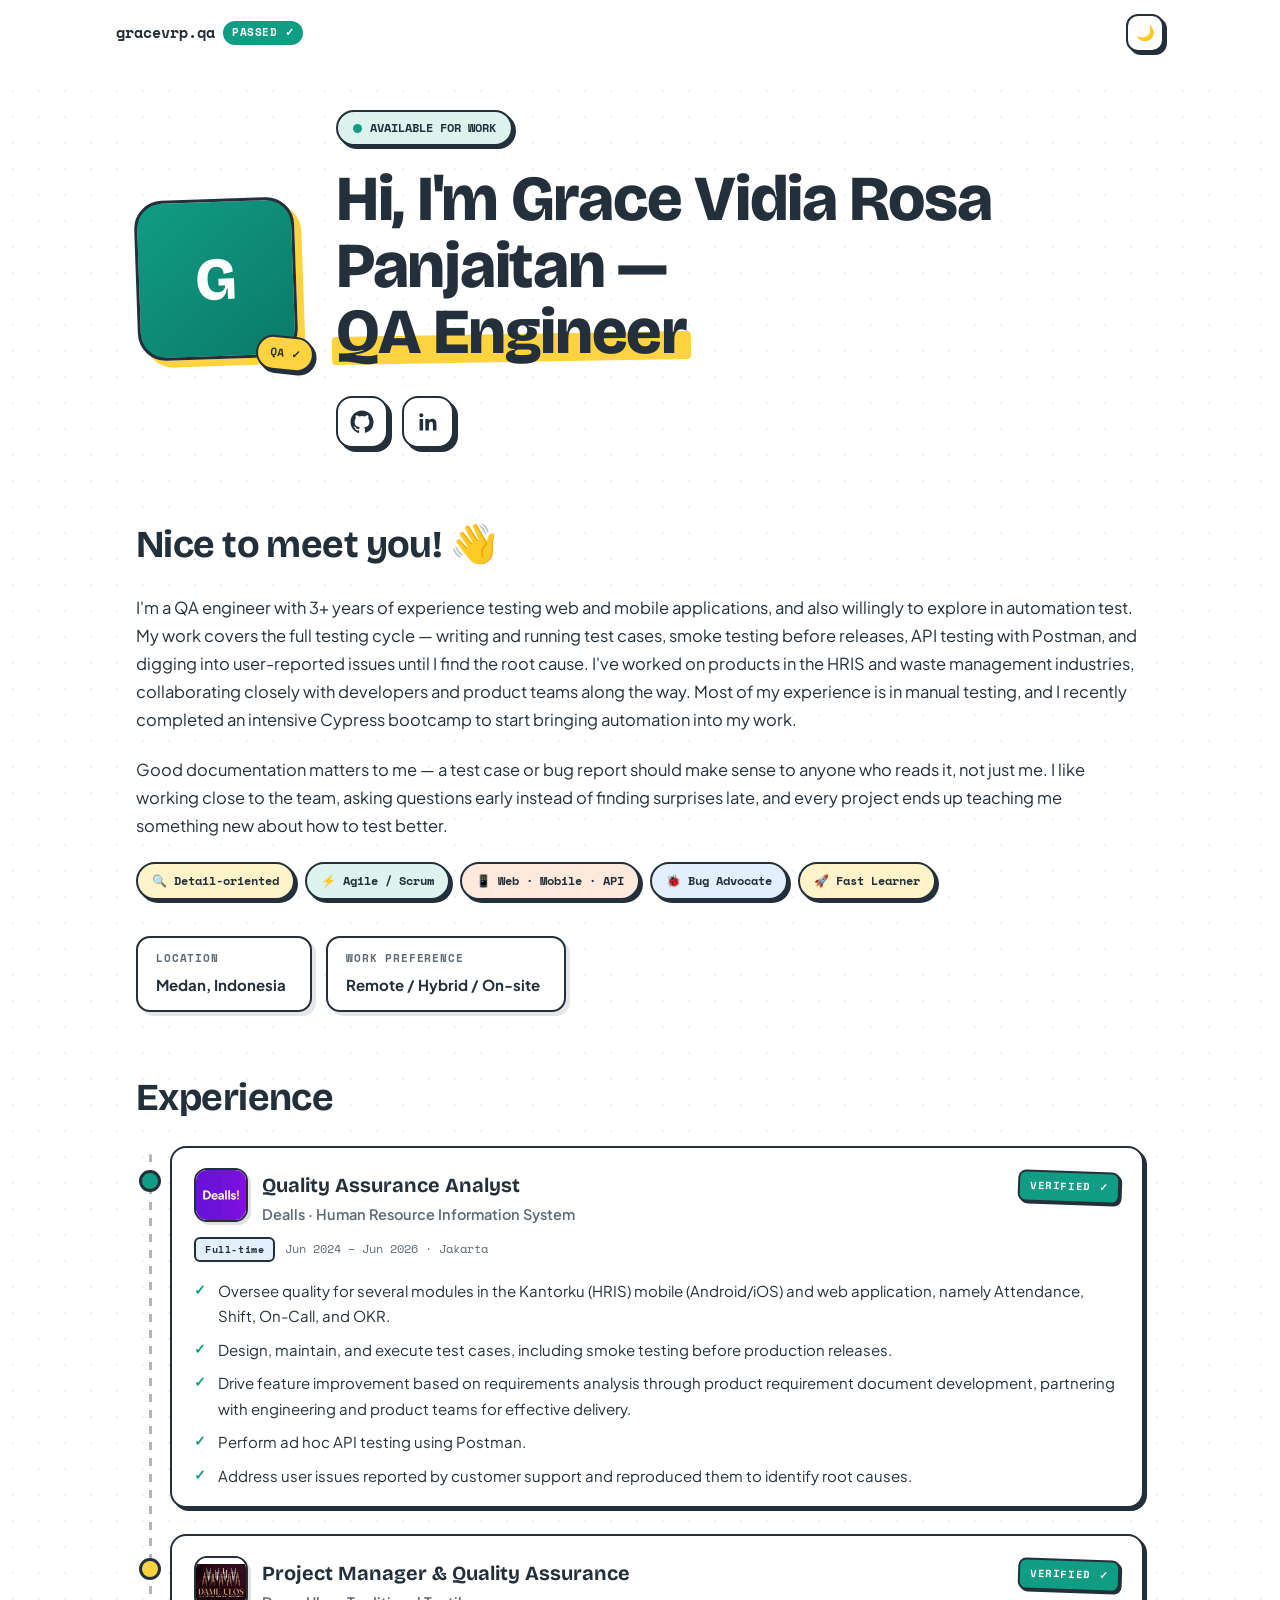
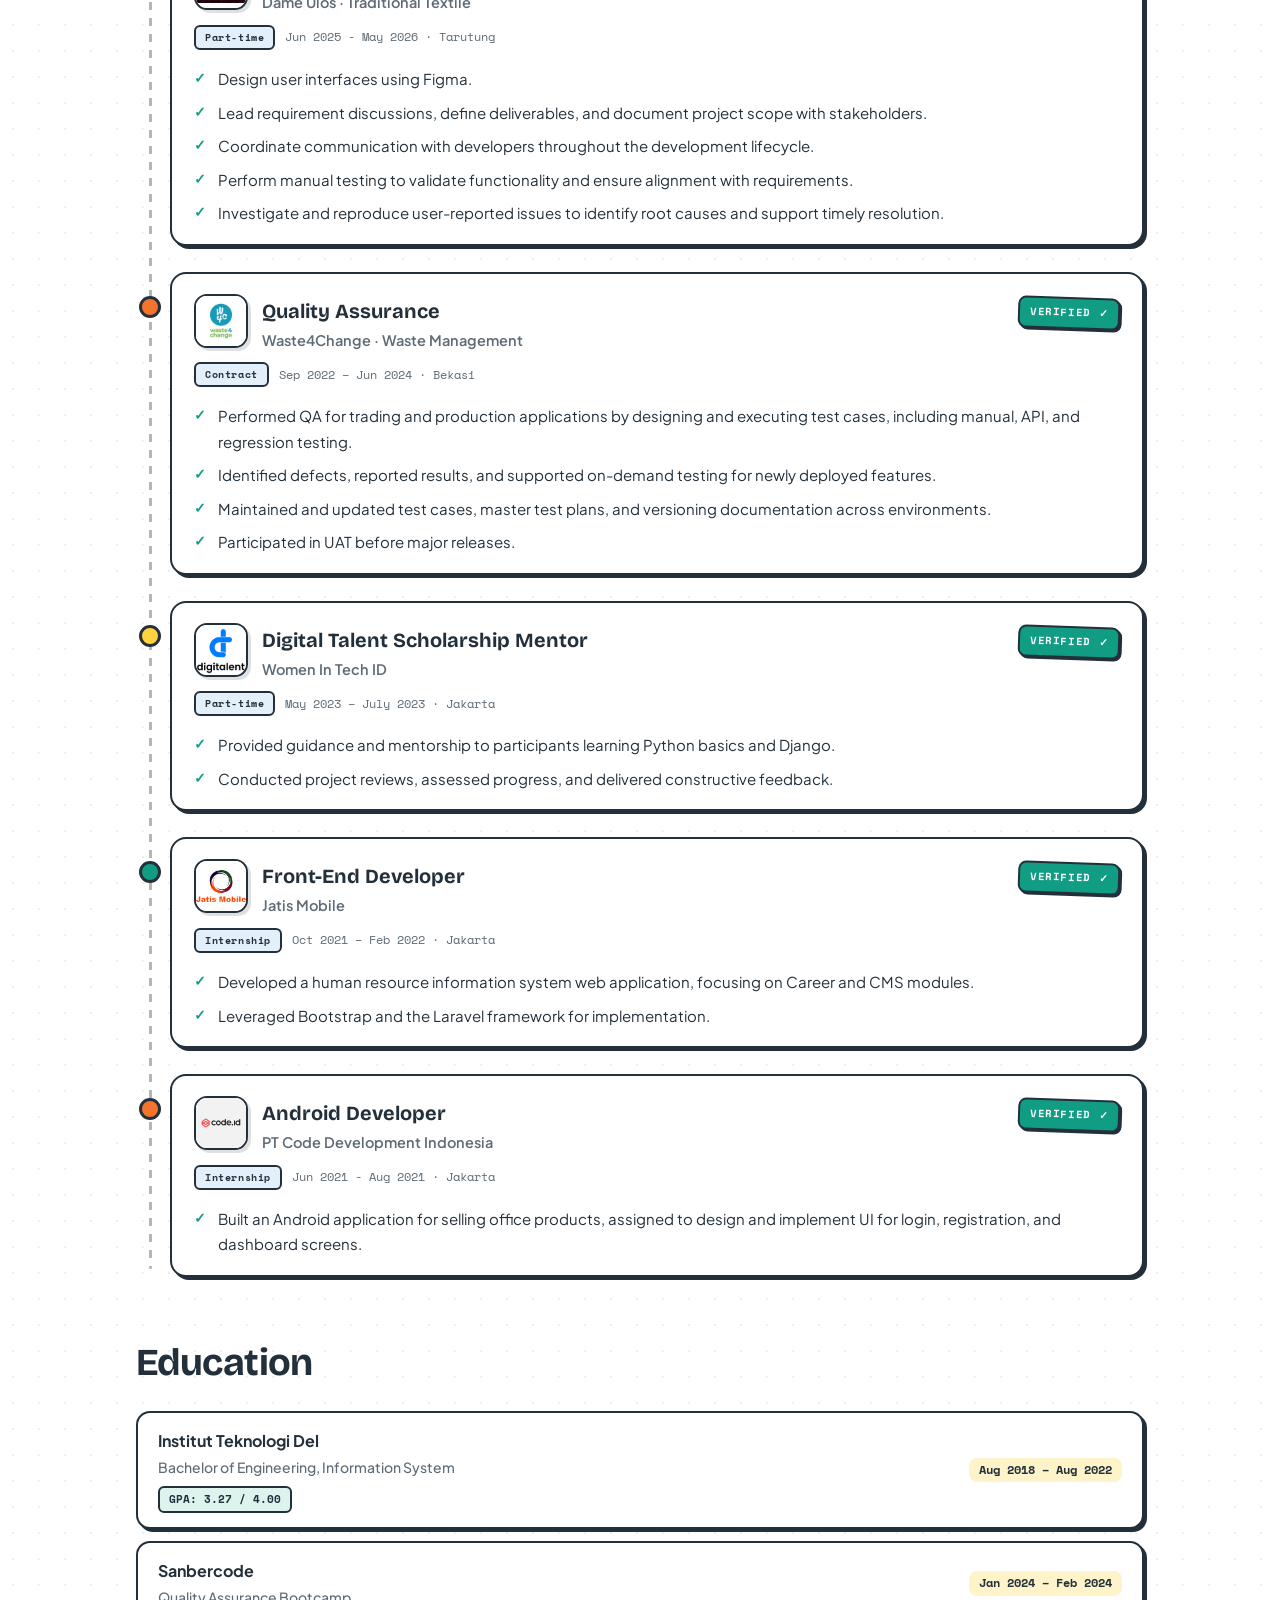
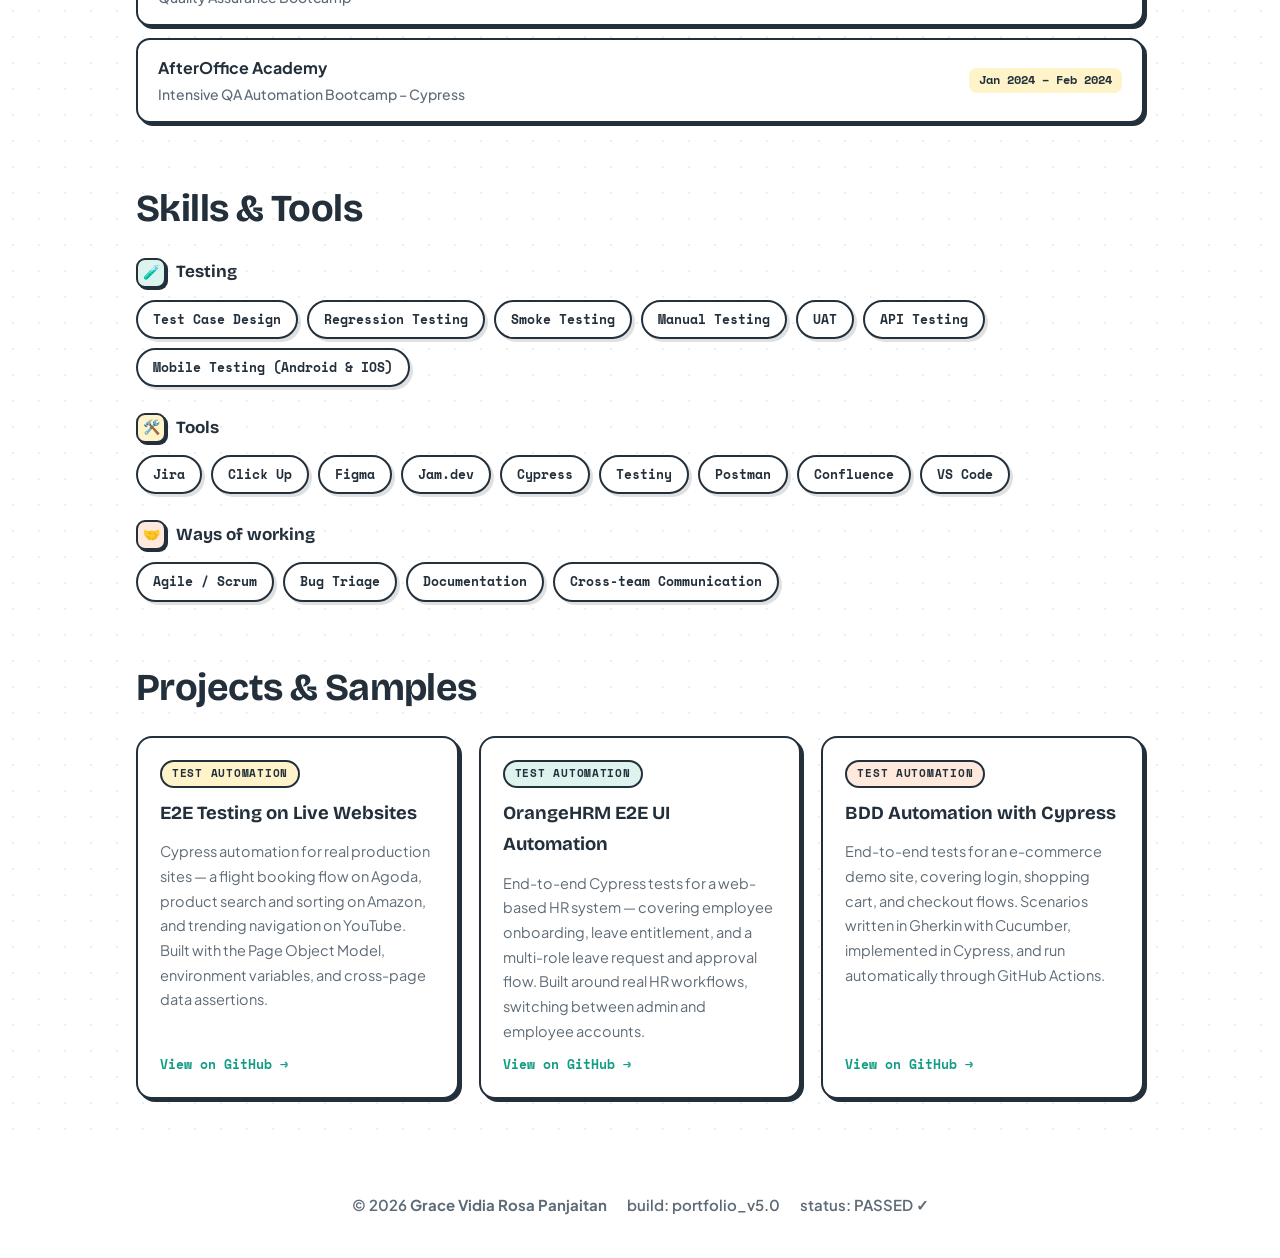
<file: index.html>
<!DOCTYPE html>
<html lang="en" data-theme="light">

<head>
  <meta charset="UTF-8">
  <meta name="viewport" content="width=device-width, initial-scale=1.0">
  <title>Grace Panjaitan | QA Portfolio</title>
  <link rel="preconnect" href="https://fonts.googleapis.com">
  <link rel="preconnect" href="https://fonts.gstatic.com" crossorigin>
  <link
    href="https://fonts.googleapis.com/css2?family=Bricolage+Grotesque:opsz,wght@12..96,600;12..96,700;12..96,800&family=Plus+Jakarta+Sans:wght@400;500;600;700&family=Space+Mono:wght@400;700&display=swap"
    rel="stylesheet">
  <link rel="icon" type="image/png" sizes="32x32" href="./img/favicon/favicon-32.png">
  <link rel="icon" type="image/png" sizes="16x16" href="./img/favicon/favicon-16.png">
  <link rel="apple-touch-icon" sizes="180x180" href="./img/favicon/apple-touch-icon.png">
  <link rel="stylesheet" href="styles.css">
</head>

<body>

  <div class="topbar">
    <div class="wrap topbar-inner">
      <a class="brand" href="#">gracevrp.qa <span class="chip">PASSED ✓</span></a>
      <div class="top-right">
        <!-- <nav class="menu" aria-label="Main navigation">
          <a href="#about">About</a>
          <a href="#experience">Experience</a>
          <a href="#skills">Skills</a>
          <a href="#projects">Projects</a>
          <a href="#contact">Contact</a>
        </nav> -->
        <button id="themeBtn" aria-label="Toggle light/dark mode">🌙</button>
      </div>
    </div>
  </div>

  <!-- ============ HERO ============ -->
  <header class="hero">
    <div class="wrap hero-grid">
      <div class="avatar-wrap">
        <div class="avatar" aria-hidden="true">
          <!-- Replace the letter below with your initial, or use a photo:-->
          <!--  <img src="./img/profile.jpeg" alt="G">-->
          G
        </div>
        <span class="sticker">QA ✓</span>
      </div>
      <div>
        <span class="status-pill"><span class="dot"></span>AVAILABLE FOR WORK</span>
        <h1>Hi, I'm Grace Vidia Rosa Panjaitan —<br><span class="hl">QA Engineer</span></h1>
        <div class="social-row">
          <a class="icon-btn" href="https://github.com/gracevrp?tab=repositories" target="_blank" rel="noopener"
            aria-label="GitHub">
            <svg viewBox="0 0 24 24" xmlns="http://www.w3.org/2000/svg">
              <path
                d="M12 .5C5.65.5.5 5.65.5 12c0 5.08 3.29 9.39 7.86 10.91.58.11.79-.25.79-.55 0-.27-.01-1.17-.02-2.12-3.2.7-3.87-1.36-3.87-1.36-.52-1.33-1.28-1.68-1.28-1.68-1.04-.71.08-.7.08-.7 1.15.08 1.76 1.19 1.76 1.19 1.03 1.75 2.69 1.25 3.34.95.1-.74.4-1.25.72-1.54-2.55-.29-5.23-1.28-5.23-5.68 0-1.26.45-2.28 1.19-3.09-.12-.29-.52-1.46.11-3.05 0 0 .97-.31 3.18 1.18a11.1 11.1 0 0 1 5.8 0c2.2-1.49 3.17-1.18 3.17-1.18.63 1.59.23 2.76.11 3.05.74.81 1.19 1.83 1.19 3.09 0 4.41-2.69 5.38-5.25 5.67.41.35.77 1.04.77 2.1 0 1.52-.01 2.74-.01 3.11 0 .3.2.66.8.55A10.52 10.52 0 0 0 23.5 12C23.5 5.65 18.35.5 12 .5z" />
            </svg>
          </a>
          <a class="icon-btn" href="https://www.linkedin.com/in/gracevidia/" target˛="_blank" rel="noopener"
            aria-label="LinkedIn">
            <svg viewBox="0 0 24 24" xmlns="http://www.w3.org/2000/svg">
              <path
                d="M20.45 20.45h-3.55v-5.57c0-1.33-.03-3.04-1.85-3.04-1.86 0-2.14 1.45-2.14 2.94v5.67H9.35V9h3.41v1.56h.05c.48-.9 1.64-1.85 3.37-1.85 3.6 0 4.27 2.37 4.27 5.46v6.28zM5.34 7.43a2.06 2.06 0 1 1 0-4.12 2.06 2.06 0 0 1 0 4.12zM7.12 20.45H3.56V9h3.56v11.45z" />
            </svg>
          </a>
        </div>
      </div>
    </div>
  </header>

  <!-- ============ ABOUT ============ -->
  <section id="about">
    <div class="wrap reveal">
      <h2>Nice to meet you! 👋</h2>
      <p class="about-text">
        I'm a QA engineer with 3+ years of experience testing web and mobile applications, and also willingly to explore
        in automation test. My work covers the full testing cycle — writing and running test cases, smoke testing before
        releases, API testing with Postman, and digging into user-reported issues until I find the root cause. I've
        worked on products in the HRIS and waste management industries, collaborating closely with developers and
        product teams along the way. Most of my experience is in manual testing, and I recently completed an intensive
        Cypress bootcamp to start bringing automation into my work.
      </p>
      <p class="about-text">
        Good documentation matters to me — a test case or bug report should make
        sense to anyone who reads it, not just me. I like working close to the team,
        asking questions early instead of finding surprises late, and every project
        ends up teaching me something new about how to test better.
      </p>
      <ul class="tags">
        <li>🔍 Detail-oriented</li>
        <li>⚡ Agile / Scrum</li>
        <li>📱 Web · Mobile · API</li>
        <li>🐞 Bug Advocate</li>
        <li>🚀 Fast Learner</li>
      </ul>

      <div class="info-grid">
        <div class="info-card">
          <div class="k">Location</div>
          <div class="v">Medan, Indonesia</div>
        </div>
        <div class="info-card">
          <div class="k">Work preference</div>
          <div class="v">Remote / Hybrid / On-site </div>
        </div>
      </div>
    </div>
  </section>

  <!-- ============ EXPERIENCE ============ -->
  <section id="experience">
    <div class="wrap reveal">
      <h2>Experience</h2>

      <!-- ============ Dealls ============ -->
      <div class="timeline">
        <article class="ticket">
          <div class="ticket-card">
            <div class="ticket-head">
              <div class="ticket-logo" aria-hidden="true">
                <img src="./img/company-logo/dealls-logo.jpeg" alt="Logo">
              </div>
              <div class="ticket-title">
                <h3>Quality Assurance Analyst</h3>
                <div class="org">Dealls · Human Resource Information System</div>
              </div>
              <span class="ticket-status">VERIFIED ✓</span>
            </div>
            <div class="ticket-period"><span class="emp-type">Full-time</span> Jun 2024 – Jun 2026 · Jakarta</div>
            <div class="ticket-body">
              <ul>
                <li>Oversee quality for several modules in the Kantorku (HRIS) mobile (Android/iOS) and web application,
                  namely Attendance, Shift, On-Call, and OKR.</li>
                <li>Design, maintain, and execute test cases, including smoke testing before production releases.
                </li>
                <li>Drive feature improvement based on requirements analysis through product requirement document
                  development, partnering with engineering and product teams for effective delivery.</li>
                <li>Perform ad hoc API testing using Postman.</li>
                <li>Address user issues reported by customer support and reproduced them to identify root causes.</li>
              </ul>
            </div>
            <!-- <div class="ticket-tools">
              <span>Jira</span><span>TestRail</span><span>Postman</span><span>SQL</span>
            </div> -->
          </div>
        </article>

        <!-- ============ DAME ULOS ============ -->
        <article class="ticket">
          <div class="ticket-card">
            <div class="ticket-head">
              <div class="ticket-logo" aria-hidden="true">
                <img src="./img/company-logo/dame-ulos-logo.png" alt="Logo">
              </div>
              <div class="ticket-title">
                <h3>Project Manager & Quality Assurance </h3>
                <div class="org">Dame Ulos · Traditional Textile</div>
              </div>
              <span class="ticket-status">VERIFIED ✓</span>
            </div>
            <div class="ticket-period"><span class="emp-type">Part-time</span> Jun 2025 - May 2026 · Tarutung</div>
            <div class="ticket-body">
              <ul>
                <li>Design user interfaces using Figma.</li>
                <li>Lead requirement discussions, define deliverables, and document project scope with stakeholders.
                </li>
                <li>Coordinate communication with developers throughout the development lifecycle.</li>
                <li>Perform manual testing to validate functionality and ensure alignment with requirements.</li>
                <li>Investigate and reproduce user-reported issues to identify root causes and support timely
                  resolution.</li>
              </ul>
            </div>
            <!-- <div class="ticket-tools">
              <span>Trello</span><span>Google Sheets</span><span>Postman</span>
            </div> -->
          </div>
        </article>

        <!-- ============ Waste4Change ============ -->
        <article class="ticket">
          <div class="ticket-card">
            <div class="ticket-head">
              <div class="ticket-logo" aria-hidden="true">
                <img src="./img/company-logo/W4C-logo.jpg" alt="Logo">
              </div>
              <div class="ticket-title">
                <h3>Quality Assurance </h3>
                <div class="org">Waste4Change · Waste Management</div>
              </div>
              <span class="ticket-status">VERIFIED ✓</span>
            </div>
            <div class="ticket-period"><span class="emp-type">Contract</span> Sep 2022 – Jun 2024 · Bekasi</div>
            <div class="ticket-body">
              <ul>
                <li>Performed QA for trading and production applications by designing and executing test cases,
                  including
                  manual, API, and regression testing.</li>
                <li>Identified defects, reported results, and supported on-demand testing for newly deployed features.
                </li>
                <li>Maintained and updated test cases, master test plans, and versioning documentation across
                  environments.</li>
                <li>Participated in UAT before major releases.</li>
              </ul>
            </div>
            <!-- <div class="ticket-tools">
              <span>Trello</span><span>Google Sheets</span><span>Postman</span>
            </div> -->
          </div>
        </article>

        <!-- ============ DIGITALENT ============ -->
        <article class="ticket">
          <div class="ticket-card">
            <div class="ticket-head">
              <div class="ticket-logo" aria-hidden="true">
                <img src="./img/company-logo/digitalent-logo.png" alt="Logo">
              </div>
              <div class="ticket-title">
                <h3>Digital Talent Scholarship Mentor</h3>
                <div class="org">Women In Tech ID</div>
              </div>
              <span class="ticket-status">VERIFIED ✓</span>
            </div>
            <div class="ticket-period"><span class="emp-type">Part-time</span> May 2023 – July 2023 · Jakarta</div>
            <div class="ticket-body">
              <ul>
                <li>Provided guidance and mentorship to participants learning Python basics and Django.</li>
                <li>Conducted project reviews, assessed progress, and delivered constructive feedback.</li>
              </ul>
            </div>
            <!-- <div class="ticket-tools">
              <span>Trello</span><span>Google Sheets</span><span>Postman</span>
            </div> -->
          </div>
        </article>

        <!-- ============ JATIS MOBILE ============ -->
        <article class="ticket">
          <div class="ticket-card">
            <div class="ticket-head">
              <div class="ticket-logo" aria-hidden="true">
                <img src="./img/company-logo/jatis-mobile-logo.png" alt="Logo">
              </div>
              <div class="ticket-title">
                <h3>Front-End Developer</h3>
                <div class="org">Jatis Mobile </div>
              </div>
              <span class="ticket-status">VERIFIED ✓</span>
            </div>
            <div class="ticket-period"><span class="emp-type">Internship</span> Oct 2021 – Feb 2022 · Jakarta</div>
            <div class="ticket-body">
              <ul>
                <li>Developed a human resource information system web application, focusing on Career and CMS modules.
                </li>
                <li>Leveraged Bootstrap and the Laravel framework for implementation.</li>
              </ul>
            </div>
            <!-- <div class="ticket-tools">
              <span>Trello</span><span>Google Sheets</span><span>Postman</span>
            </div> -->
          </div>
        </article>

        <!-- ============ CODE ID ============ -->
        <article class="ticket">
          <div class="ticket-card">
            <div class="ticket-head">
              <div class="ticket-logo" aria-hidden="true">
                <img src="./img/company-logo/code.id-logo.jpeg" alt="Logo">
              </div>
              <div class="ticket-title">
                <h3>Android Developer</h3>
                <div class="org">PT Code Development Indonesia</div>
              </div>
              <span class="ticket-status">VERIFIED ✓</span>
            </div>
            <div class="ticket-period"><span class="emp-type">Internship</span> Jun 2021 - Aug 2021 · Jakarta</div>
            <div class="ticket-body">
              <ul>
                <li>Built an Android application for selling office products, assigned to design and implement UI for
                  login,
                  registration, and dashboard screens.
                </li>
              </ul>
            </div>
            <!-- <div class="ticket-tools">
              <span>Trello</span><span>Google Sheets</span><span>Postman</span>
            </div> -->
          </div>
        </article>
      </div>
    </div>
  </section>

  <!-- ============ EDUCATION ============ -->
  <section id="education">
    <div class="wrap reveal">
      <h2>Education</h2>
      <ul class="plain-list">
        <li>
          <div class="edu-main">
            <strong>Institut Teknologi Del</strong>
            <div class="edu-sub">Bachelor of Engineering, Information System</div>
            <span class="edu-grade">GPA: 3.27 / 4.00</span>
          </div>
          <span class="meta">Aug 2018 – Aug 2022</span>
        </li>
        <!-- <li><span><strong>Quality Assurance Bootcamp</strong> — Sanbercode </span><span class="meta">Jan 2024 – Feb
            2024</span></li>
        <li><span><strong>Intensive QA Automation Bootcamp – Cypress</strong> — AfterOffice Academy </span><span
            class="meta">Apr 2025 – Jun 2025</span></li> -->
        <li>
          <div class="edu-main">
            <strong>Sanbercode</strong>
            <div class="edu-sub">Quality Assurance Bootcamp</div>
          </div>
          <span class="meta">Jan 2024 – Feb 2024</span>
        </li>
        <li>
          <div class="edu-main">
            <strong>AfterOffice Academy </strong>
            <div class="edu-sub">Intensive QA Automation Bootcamp – Cypress</div>
          </div>
          <span class="meta">Jan 2024 – Feb 2024</span>
        </li>
      </ul>
    </div>
  </section>

  <!-- ============ SKILLS ============ -->
  <section id="skills">
    <div class="wrap reveal">
      <h2>Skills &amp; Tools</h2>

      <div class="skill-group">
        <p class="g"><span class="ico">🧪</span>Testing</p>
        <ul class="skill-list">
          <li>Test Case Design</li>
          <li>Regression Testing</li>
          <li>Smoke Testing</li>
          <li>Manual Testing</li>
          <li>UAT</li>
          <li>API Testing</li>
          <li>Mobile Testing (Android & IOS)</li>
        </ul>
      </div>
      <div class="skill-group">
        <p class="g"><span class="ico">🛠️</span>Tools</p>
        <ul class="skill-list">
          <li>Jira</li>
          <li>Click Up</li>
          <li>Figma</li>
          <li>Jam.dev</li>
          <li>Cypress</li>
          <li>Testiny</li>
          <li>Postman</li>
          <li>Confluence</li>
          <li>VS Code</li>
        </ul>
      </div>
      <div class="skill-group">
        <p class="g"><span class="ico">🤝</span>Ways of working</p>
        <ul class="skill-list">
          <li>Agile / Scrum</li>
          <li>Bug Triage</li>
          <li>Documentation</li>
          <li>Cross-team Communication</li>
        </ul>
      </div>
    </div>
  </section>

  <!-- ============ PROJECTS ============ -->
  <section id="projects">
    <div class="wrap reveal">
      <h2>Projects &amp; Samples</h2>
      <div class="proj-grid">
        <article class="proj">
          <span class="ptype">TEST AUTOMATION</span>
          <h3>E2E Testing on Live Websites</h3>
          <p>Cypress automation for real production sites — a flight booking flow on
            Agoda, product search and sorting on Amazon, and trending navigation on
            YouTube. Built with the Page Object Model, environment variables, and
            cross-page data assertions.</p>
          <a href="https://github.com/gracepanjaitan/Final-Project" target="_blank" rel="noopener">View on GitHub →</a>
        </article>
        <article class="proj">
          <span class="ptype">TEST AUTOMATION</span>
          <h3>OrangeHRM E2E UI Automation</h3>
          <p>End-to-end Cypress tests for a web-based HR system — covering employee
            onboarding, leave entitlement, and a multi-role leave request and approval
            flow. Built around real HR workflows, switching between admin and employee accounts.</p>
          <a href="https://github.com/gracepanjaitan/UI-Testing-Cypress" target="_blank" rel="noopener">View on GitHub
            →</a>
        </article>
        <article class="proj">
          <span class="ptype">TEST AUTOMATION</span>
          <h3>BDD Automation with Cypress</h3>
          <p>End-to-end tests for an e-commerce demo site, covering login, shopping
            cart, and checkout flows. Scenarios written in Gherkin with Cucumber,
            implemented in Cypress, and run automatically through GitHub Actions.</p>
          <a href="https://github.com/gracepanjaitan/BDD-Cypress-Project" target="_blank" rel="noopener">View on GitHub
            →</a>
        </article>
      </div>
    </div>
  </section>

  <!-- ============ CONTACT ============ -->
  <footer id="contact">
    <div class="wrap reveal">
      <!-- <h2>Let's connect! ☕</h2>
      <p>Open to QA opportunities — if my work looks like a fit, I'd love to hear from you.<br>Always happy to walk you
        through my experience.</p>
      <div class="contact-row">
        <a class="btn" href="https://www.linkedin.com/in/gracevidia/" target="_blank" rel="noopener">LinkedIn</a>
      </div> -->
      <p class="foot-note">
        <span>© 2026 <span class="highlight">Grace Vidia Rosa Panjaitan</span></span>
        <span>build: portfolio_v5.0</span>
        <span>status: PASSED ✓</span>
      </p>
    </div>
  </footer>

  <script>
    // night mode toggle (defaults to light; does not auto-follow system preference)
    const btn = document.getElementById('themeBtn');
    const root = document.documentElement;
    btn.addEventListener('click', () => {
      const next = root.getAttribute('data-theme') === 'dark' ? 'light' : 'dark';
      root.setAttribute('data-theme', next);
      btn.textContent = next === 'dark' ? '☀️' : '🌙';
    });

    // scroll reveal
    const io = new IntersectionObserver(entries => {
      entries.forEach(e => { if (e.isIntersecting) { e.target.classList.add('in'); io.unobserve(e.target); } });
    }, { threshold: 0.1 });
    document.querySelectorAll('.reveal').forEach(el => io.observe(el));

    navigator.serviceWorker.register('/portofolio/sw.js');
  </script>
</body>

</html>
</file>
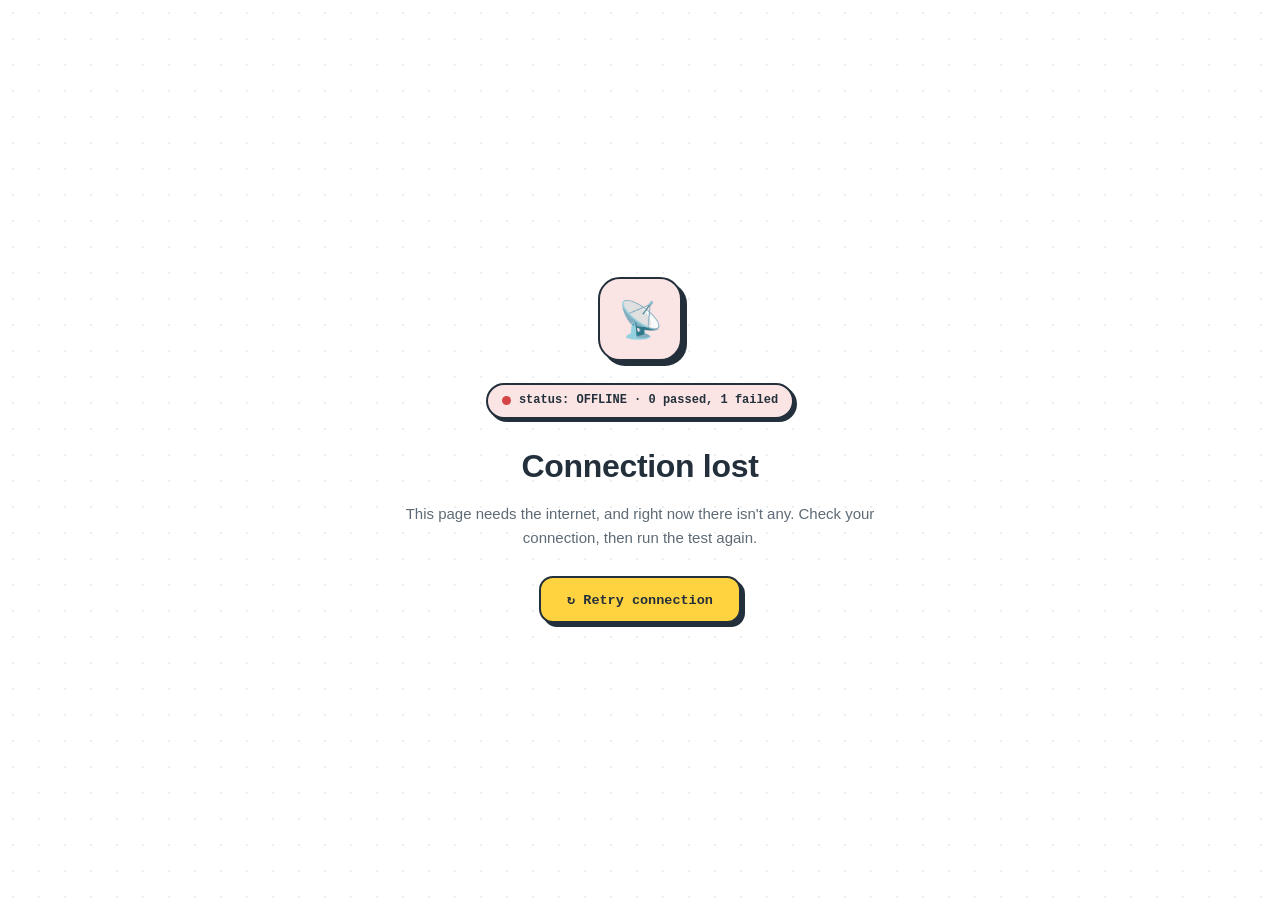
<file: offline.html>
<!DOCTYPE html>
<html lang="en">

<head>
  <link rel="icon" type="image/png" sizes="32x32" href="./img/favicon/favicon-32.png">
  <link rel="icon" type="image/png" sizes="16x16" href="./img/favicon/favicon-16.png">
  <link rel="apple-touch-icon" sizes="180x180" href="./img/favicon/apple-touch-icon.png">
</head>
<meta charset="UTF-8">
<meta name="viewport" content="width=device-width, initial-scale=1.0">
<title>Offline — Connection Lost</title>
<!-- Halaman ini sengaja TANPA font/resource eksternal apa pun,
     karena ditampilkan justru saat tidak ada koneksi internet. -->
<style>
  :root {
    --bg: #FFFFFF;
    --ink: #23303B;
    --soft: #5E6B76;
    --teal: #119C84;
    --teal-soft: #DCF3EE;
    --sun: #FFD23F;
    --fail: #D64545;
    --fail-soft: #FBE4E4;
  }

  * {
    margin: 0;
    padding: 0;
    box-sizing: border-box
  }

  body {
    min-height: 100vh;
    display: flex;
    align-items: center;
    justify-content: center;
    background: var(--bg);
    color: var(--ink);
    font-family: -apple-system, "Segoe UI", Roboto, Helvetica, Arial, sans-serif;
    line-height: 1.6;
    padding: 24px;
    background-image: radial-gradient(rgba(35, 48, 59, .08) 1px, transparent 1px);
    background-size: 26px 26px;
  }

  .wrap {
    max-width: 480px;
    width: 100%;
    text-align: center
  }

  .icon {
    width: 84px;
    height: 84px;
    margin: 0 auto 22px;
    border-radius: 22px;
    background: var(--fail-soft);
    border: 2.5px solid var(--ink);
    box-shadow: 5px 5px 0 var(--ink);
    display: grid;
    place-items: center;
    font-size: 36px;
  }

  h1 {
    font-size: clamp(24px, 5vw, 32px);
    font-weight: 800;
    letter-spacing: -.01em;
    margin-bottom: 10px
  }

  p {
    color: var(--soft);
    font-size: 15px;
    margin-bottom: 26px
  }

  .status {
    display: inline-flex;
    align-items: center;
    gap: 8px;
    font-family: ui-monospace, "Courier New", monospace;
    font-size: 12px;
    font-weight: 700;
    background: var(--fail-soft);
    border: 2px solid var(--ink);
    padding: 6px 14px;
    border-radius: 99px;
    margin-bottom: 22px;
    box-shadow: 3px 3px 0 var(--ink);
  }

  .status .dot {
    width: 9px;
    height: 9px;
    border-radius: 50%;
    background: var(--fail)
  }

  .btn {
    display: inline-flex;
    align-items: center;
    gap: 8px;
    cursor: pointer;
    font-family: ui-monospace, "Courier New", monospace;
    font-size: 13.5px;
    font-weight: 700;
    padding: 13px 26px;
    border-radius: 14px;
    border: 2.5px solid var(--ink);
    color: #23303B;
    background: var(--sun);
    box-shadow: 4px 4px 0 var(--ink);
    transition: transform .12s, box-shadow .12s;
  }

  .btn:hover {
    transform: translate(2px, 2px);
    box-shadow: 2px 2px 0 var(--ink)
  }
</style>
</head>

<body>
  <div class="wrap">
    <div class="icon">📡</div>
    <div class="status"><span class="dot"></span>status: OFFLINE · 0 passed, 1 failed</div>
    <h1>Connection lost</h1>
    <p>This page needs the internet, and right now there isn't any.
      Check your connection, then run the test again.</p>
    <button class="btn" onclick="location.reload()">↻ Retry connection</button>
  </div>
</body>

</html>
</file>
<file: styles.css>
:root {
  --bg: #FFFFFF;
  /* brilliant white */
  --ink: #23303B;
  --soft: #5E6B76;
  --card: #FFFFFF;
  --tangerine: #F4742B;
  --tangerine-soft: #FFE8DC;
  --teal: #119C84;
  --teal-soft: #DCF3EE;
  --sun: #FFD23F;
  --sun-soft: #FFF3C9;
  --sky-soft: #E3F0FB;
  --dot: rgba(35, 48, 59, .08);
  --topbar: rgba(255, 255, 255, .9);
  --footer-bg: #0F6354;
  --radius: 16px;
}

[data-theme="dark"] {
  --bg: #22262E;
  /* charcoal lembut */
  --ink: #D5DCE4;
  --soft: #9AA5B1;
  --card: #2B313B;
  --tangerine: #F08B52;
  --tangerine-soft: #54301A;
  --teal: #3BAE97;
  --teal-soft: #124A3D;
  --sun: #E9C254;
  --sun-soft: #4E4012;
  --sky-soft: #1E3A57;
  --dot: rgba(213, 220, 228, .04);
  --topbar: rgba(34, 38, 46, .92);
  --footer-bg: #1B1F26;
}

* {
  margin: 0;
  padding: 0;
  box-sizing: border-box
}

html {
  scroll-behavior: smooth
}

body {
  background: var(--bg);
  color: var(--ink);
  font-family: 'Plus Jakarta Sans', sans-serif;
  font-size: 16px;
  line-height: 1.7;
  background-image: radial-gradient(var(--dot) 1px, transparent 1px);
  background-size: 26px 26px;
  transition: background .3s, color .3s;
}

.wrap {
  max-width: 1080px;
  margin: 0 auto;
  padding: 0 36px
}

::selection {
  background: var(--sun);
  color: #23303B
}

a:focus-visible,
button:focus-visible {
  outline: 3px solid var(--tangerine);
  outline-offset: 3px;
  border-radius: 6px
}

/* ---------- topbar ---------- */
.topbar {
  position: sticky;
  top: 0;
  z-index: 50;
  background: var(--topbar);
  backdrop-filter: blur(10px);
}

.topbar-inner {
  display: flex;
  align-items: center;
  justify-content: space-between;
  padding: 14px 16px
}

.brand {
  font-family: 'Space Mono', monospace;
  font-size: 14.5px;
  font-weight: 700;
  color: var(--ink);
  text-decoration: none;
  display: inline-flex;
  align-items: center;
  gap: 8px;
}

.brand .chip {
  background: var(--teal);
  color: #fff;
  font-size: 10.5px;
  padding: 3px 9px;
  border-radius: 99px;
  letter-spacing: .05em;
}

.top-right {
  display: flex;
  align-items: center;
  gap: 10px
}

nav.menu {
  display: flex;
  gap: 6px
}

nav.menu a {
  font-family: 'Space Mono', monospace;
  font-size: 13px;
  font-weight: 700;
  color: var(--ink);
  text-decoration: none;
  padding: 7px 13px;
  border-radius: 99px;
  transition: background .15s;
}

nav.menu a:hover {
  background: var(--sun-soft)
}

#themeBtn {
  background: var(--card);
  border: 2px solid var(--ink);
  width: 38px;
  height: 38px;
  border-radius: 12px;
  cursor: pointer;
  font-size: 15px;
  display: grid;
  place-items: center;
  color: var(--ink);
  box-shadow: 3px 3px 0 var(--ink);
  transition: transform .12s, box-shadow .12s;
}

#themeBtn:hover {
  transform: translate(1px, 1px);
  box-shadow: 2px 2px 0 var(--ink);
}

/* ---------- hero ---------- */
.hero {
  position: relative;
  padding: 44px 0 38px;
  overflow: hidden
}

.hero-grid {
  position: relative;
  display: grid;
  grid-template-columns: auto 1fr;
  gap: 40px;
  align-items: center
}

.avatar-wrap {
  position: relative;
  width: 160px;
  flex-shrink: 0
}

.avatar {
  width: 160px;
  height: 160px;
  border-radius: 28px;
  background: linear-gradient(140deg, var(--teal), #0B7A67);
  border: 3px solid var(--ink);
  box-shadow: 7px 7px 0 var(--sun);
  display: grid;
  place-items: center;
  overflow: hidden;
  font-family: 'Bricolage Grotesque', sans-serif;
  font-size: 60px;
  font-weight: 800;
  color: #fff;
  transform: rotate(-2deg);
}

.avatar img {
  width: 100%;
  height: 100%;
  object-fit: cover
}

.sticker {
  position: absolute;
  bottom: -12px;
  right: -18px;
  background: var(--sun);
  color: #23303B;
  border: 2.5px solid var(--ink);
  border-radius: 99px;
  font-family: 'Space Mono', monospace;
  font-size: 11px;
  font-weight: 700;
  padding: 6px 12px;
  transform: rotate(6deg);
  box-shadow: 3px 3px 0 var(--ink);
}

.status-pill {
  display: inline-flex;
  align-items: center;
  gap: 8px;
  font-family: 'Space Mono', monospace;
  font-size: 12px;
  font-weight: 700;
  color: var(--ink);
  background: var(--teal-soft);
  border: 2px solid var(--ink);
  padding: 6px 15px;
  border-radius: 99px;
  margin-bottom: 20px;
  box-shadow: 3px 3px 0 var(--ink);
}

.status-pill .dot {
  width: 9px;
  height: 9px;
  border-radius: 50%;
  background: var(--teal);
  animation: pulse 2s infinite
}

@keyframes pulse {

  0%,
  100% {
    opacity: 1
  }

  50% {
    opacity: .3
  }
}

h1 {
  font-family: 'Bricolage Grotesque', sans-serif;
  font-weight: 800;
  font-size: clamp(40px, 7vw, 64px);
  line-height: 1.04;
  letter-spacing: -.02em;
  margin-bottom: 14px;
}

.hl {
  position: relative;
  display: inline-block;
  white-space: nowrap
}

.hl::before {
  content: "";
  position: absolute;
  left: -4px;
  right: -4px;
  bottom: 6%;
  height: 42%;
  background: var(--sun);
  z-index: -1;
  border-radius: 4px;
  transform: rotate(-1deg);
}

[data-theme="dark"] .hl {
  color: #23303B
}

[data-theme="dark"] .hl::before {
  height: 88%;
  bottom: 4%
}

.hero p.lede {
  max-width: 520px;
  color: var(--soft);
  font-size: 17px;
  font-weight: 500
}

.hero-cta {
  display: flex;
  gap: 14px;
  flex-wrap: wrap;
  margin-top: 30px
}

.btn {
  display: inline-flex;
  align-items: center;
  gap: 8px;
  font-family: 'Space Mono', monospace;
  font-size: 13.5px;
  font-weight: 700;
  text-decoration: none;
  padding: 13px 24px;
  border-radius: 14px;
  border: 2.5px solid var(--ink);
  color: var(--ink);
  box-shadow: 4px 4px 0 var(--ink);
  transition: transform .12s, box-shadow .12s;
  background: var(--card);
}

.btn:hover {
  transform: translate(2px, 2px);
  box-shadow: 2px 2px 0 var(--ink)
}

.btn:active {
  transform: translate(4px, 4px);
  box-shadow: 0 0 0 var(--ink)
}

.btn-primary {
  background: var(--tangerine);
  color: #fff
}

.btn-sun {
  background: var(--sun);
  color: #23303B
}

/* ---------- sections ---------- */
section {
  padding: 27px 0
}

.eyebrow {
  display: inline-block;
  font-family: 'Space Mono', monospace;
  font-size: 11.5px;
  font-weight: 700;
  letter-spacing: .08em;
  color: var(--ink);
  background: var(--tangerine-soft);
  border: 2px solid var(--ink);
  padding: 4px 12px;
  border-radius: 99px;
  margin-bottom: 10px;
  box-shadow: 2.5px 2.5px 0 var(--ink);
}

.eyebrow.t {
  background: var(--teal-soft)
}

.eyebrow.s {
  background: var(--sun-soft)
}

.eyebrow.b {
  background: var(--sky-soft)
}

h2 {
  font-family: 'Bricolage Grotesque', sans-serif;
  font-weight: 700;
  font-size: clamp(28px, 4.5vw, 38px);
  letter-spacing: -.015em;
  margin-bottom: 16px;
}

.reveal {
  opacity: 0;
  transform: translateY(20px);
  transition: opacity .55s ease, transform .55s ease
}

.reveal.in {
  opacity: 1;
  transform: none
}

/* about */
.about-text {
  max-width: none;
  font-size: 16.5px;
  margin-bottom: 22px
}

.tags {
  display: flex;
  flex-wrap: wrap;
  gap: 10px;
  list-style: none;
  margin-bottom: 36px
}

.tags li {
  font-family: 'Space Mono', monospace;
  font-size: 12px;
  font-weight: 700;
  border: 2px solid var(--ink);
  padding: 7px 14px;
  border-radius: 99px;
  box-shadow: 3px 3px 0 var(--ink);
  transition: transform .12s, box-shadow .12s;
}

.tags li:hover {
  transform: translate(2px, 2px);
  box-shadow: 1px 1px 0 var(--ink)
}

.tags li:nth-child(4n+1) {
  background: var(--sun-soft)
}

.tags li:nth-child(4n+2) {
  background: var(--teal-soft)
}

.tags li:nth-child(4n+3) {
  background: var(--tangerine-soft)
}

.tags li:nth-child(4n+4) {
  background: var(--sky-soft)
}

.info-grid {
  display: flex;
  flex-wrap: wrap;
  gap: 14px
}

.info-card {
  flex: 0 1 auto;
  background: var(--card);
  border: 2.5px solid var(--ink);
  border-radius: 14px;
  padding: 12px 24px 12px 18px;
  box-shadow: 4px 4px 0 rgba(35, 48, 59, .12);
}

.info-card .k {
  font-family: 'Space Mono', monospace;
  font-size: 10.5px;
  font-weight: 700;
  color: var(--soft);
  letter-spacing: .08em;
  text-transform: uppercase;
  margin-bottom: 4px;
}

.info-card .v {
  font-weight: 700;
  font-size: 15px;
  word-break: break-word
}

.info-card .v a {
  color: var(--teal);
  text-decoration: none
}

.info-card .v a:hover {
  text-decoration: underline
}

/* experience: timeline + sticker cards */
.timeline {
  position: relative;
  padding-left: 34px
}

.timeline::before {
  content: "";
  position: absolute;
  left: 12.5px;
  top: 8px;
  bottom: 8px;
  width: 3px;
  background: repeating-linear-gradient(var(--ink) 0 8px, transparent 8px 16px);
  border-radius: 3px;
  opacity: .35;
}

.ticket {
  position: relative;
  margin-bottom: 26px
}

.ticket:last-child {
  margin-bottom: 0
}

.ticket::before {
  content: "";
  position: absolute;
  left: -31px;
  top: 24px;
  width: 16px;
  height: 16px;
  border-radius: 50%;
  background: var(--teal);
  border: 3px solid var(--ink);
}

.ticket:nth-child(2n)::before {
  background: var(--sun)
}

.ticket:nth-child(3n)::before {
  background: var(--tangerine)
}

.ticket-card {
  background: var(--card);
  border: 2.5px solid var(--ink);
  border-radius: var(--radius);
  overflow: hidden;
  box-shadow: 3px 3px 0 var(--ink);
  transition: transform .15s, box-shadow .15s;
}

.ticket-card:hover {
  transform: translate(-2px, -2px);
  box-shadow: 5px 5px 0 var(--ink);
}

.ticket-logo {
  width: 54px;
  height: 54px;
  flex-shrink: 0;
  border: 2.5px solid var(--ink);
  border-radius: 13px;
  background: var(--sky-soft);
  overflow: hidden;
  display: grid;
  place-items: center;
  font-family: 'Bricolage Grotesque', sans-serif;
  font-weight: 800;
  font-size: 22px;
  box-shadow: 3px 3px 0 rgba(35, 48, 59, .15);
}

.ticket-logo img {
  width: 100%;
  height: 100%;
  object-fit: contain;
  background: #fff
}

.ticket-head {
  display: flex;
  align-items: flex-start;
  gap: 14px;
  flex-wrap: wrap;
  padding: 20px 22px 10px;
}

.ticket-title {
  flex: 1;
  min-width: 200px
}

.ticket-title h3 {
  font-family: 'Bricolage Grotesque', sans-serif;
  font-weight: 700;
  font-size: 20px
}

.ticket-title .org {
  color: var(--soft);
  font-size: 14.5px;
  font-weight: 600
}

.ticket-status {
  font-family: 'Space Mono', monospace;
  font-size: 10.5px;
  font-weight: 700;
  letter-spacing: .06em;
  color: #fff;
  background: var(--teal);
  border: 2px solid var(--ink);
  border-radius: 8px;
  padding: 5px 10px;
  margin-top: 3px;
  white-space: nowrap;
  transform: rotate(2deg);
  box-shadow: 2px 2px 0 var(--ink);
}

.ticket-period {
  font-family: 'Space Mono', monospace;
  font-size: 12px;
  color: var(--soft);
  padding: 0 22px 4px;
  display: flex;
  align-items: center;
  gap: 10px;
  flex-wrap: wrap;
}

.emp-type {
  font-family: 'Space Mono', monospace;
  font-size: 10px;
  font-weight: 700;
  letter-spacing: .06em;
  color: var(--ink);
  border: 2px solid var(--ink);
  border-radius: 6px;
  padding: 2px 9px;
  background: var(--sky-soft);
}

.ticket-body {
  padding: 8px 22px 14px
}

.ticket-body ul {
  list-style: none
}

.ticket-body ul li {
  position: relative;
  padding: 4px 0 4px 24px;
  font-size: 15px
}

.ticket-body ul li::before {
  content: "✓";
  position: absolute;
  left: 0;
  top: 4px;
  color: var(--teal);
  font-weight: 800;
  font-size: 14px;
}

.ticket-tools {
  display: flex;
  flex-wrap: wrap;
  gap: 7px;
  padding: 0 22px 20px
}

.ticket-tools span {
  font-family: 'Space Mono', monospace;
  font-size: 11px;
  font-weight: 700;
  background: var(--bg);
  border: 2px solid var(--ink);
  border-radius: 7px;
  padding: 3px 9px;
}

/* education & certifications */
.plain-list {
  list-style: none
}

.plain-list li {
  background: var(--card);
  border: 2.5px solid var(--ink);
  border-radius: 14px;
  padding: 14px 20px;
  margin-bottom: 12px;
  display: flex;
  justify-content: space-between;
  gap: 16px;
  flex-wrap: wrap;
  box-shadow: 3px 3px 0 var(--ink);
  transition: transform .18s ease, box-shadow .18s ease;
}

.plain-list li:hover {
  transform: translate(-2px, -2px);
  box-shadow: 5px 5px 0 var(--ink);
}

.plain-list li:last-child {
  margin-bottom: 0
}

.edu-main {
  flex: 1;
  min-width: 240px
}

.edu-sub {
  font-size: 14px;
  color: var(--soft);
  font-weight: 500;
  margin-top: 2px
}

.edu-grade {
  display: inline-block;
  margin-top: 6px;
  font-family: 'Space Mono', monospace;
  font-size: 11px;
  font-weight: 700;
  color: var(--ink);
  background: var(--teal-soft);
  border: 2px solid var(--ink);
  border-radius: 6px;
  padding: 2px 9px;
}

.plain-list .meta {
  font-family: 'Space Mono', monospace;
  font-size: 12px;
  font-weight: 700;
  color: var(--ink);
  background: var(--sun-soft);
  border-radius: 8px;
  padding: 2px 10px;
  align-self: center;
}

/* skills */
.skill-group {
  margin-bottom: 26px
}

.skill-group:last-child {
  margin-bottom: 0
}

.skill-group .g {
  font-family: 'Bricolage Grotesque', sans-serif;
  font-size: 17px;
  font-weight: 700;
  margin-bottom: 12px;
  display: flex;
  align-items: center;
  gap: 10px;
}

.skill-group .g .ico {
  width: 30px;
  height: 30px;
  border-radius: 9px;
  border: 2px solid var(--ink);
  display: grid;
  place-items: center;
  font-size: 14px;
  box-shadow: 2px 2px 0 var(--ink);
}

.skill-group:nth-child(2) .g .ico {
  background: var(--teal-soft)
}

.skill-group:nth-child(3) .g .ico {
  background: var(--sun-soft)
}

.skill-group:nth-child(4) .g .ico {
  background: var(--tangerine-soft)
}

.skill-list {
  display: flex;
  flex-wrap: wrap;
  gap: 9px;
  list-style: none
}

.skill-list li {
  font-family: 'Space Mono', monospace;
  font-size: 12.5px;
  font-weight: 700;
  background: var(--card);
  border: 2px solid var(--ink);
  padding: 7px 15px;
  border-radius: 99px;
  box-shadow: 3px 3px 0 rgba(35, 48, 59, .15);
  transition: transform .12s, box-shadow .12s, background .12s;
}

.skill-list li:hover {
  transform: translate(1px, 1px);
  box-shadow: 1px 1px 0 rgba(35, 48, 59, .2);
  background: var(--sun);
  color: #23303B;
  border-color: #23303B;
}

/* projects */
.proj-grid {
  display: grid;
  grid-template-columns: repeat(auto-fit, minmax(250px, 1fr));
  gap: 20px
}

.proj {
  background: var(--card);
  border: 2.5px solid var(--ink);
  border-radius: var(--radius);
  padding: 22px;
  display: flex;
  flex-direction: column;
  gap: 10px;
  box-shadow: 3px 3px 0 var(--ink);
  transition: transform .15s, box-shadow .15s;
}

.proj:hover {
  transform: translate(-2px, -2px);
  box-shadow: 5px 5px 0 var(--ink)
}

.proj .ptype {
  align-self: flex-start;
  font-family: 'Space Mono', monospace;
  font-size: 10.5px;
  font-weight: 700;
  letter-spacing: .07em;
  border: 2px solid var(--ink);
  border-radius: 99px;
  padding: 3px 10px;
}

.proj:nth-child(1) .ptype {
  background: var(--sun-soft)
}

.proj:nth-child(2) .ptype {
  background: var(--teal-soft)
}

.proj:nth-child(3) .ptype {
  background: var(--tangerine-soft)
}

.proj h3 {
  font-family: 'Bricolage Grotesque', sans-serif;
  font-weight: 700;
  font-size: 18.5px
}

.proj p {
  font-size: 14.5px;
  color: var(--soft)
}

.proj a {
  margin-top: auto;
  font-family: 'Space Mono', monospace;
  font-size: 13px;
  font-weight: 700;
  color: var(--teal);
  text-decoration: none;
}

.proj a:hover {
  text-decoration: underline
}

/* footer */
footer {
  margin-top: 16px;
  padding: 30px 0 22px;
  text-align: center;
  background: var(--bg);
  color: var(--ink);
  border-radius: 0;
}

footer .eyebrow {
  background: var(--sun);
  color: #23303B;
  box-shadow: 2.5px 2.5px 0 var(--ink);
  border-color: var(--ink)
}

footer h2 {
  color: var(--ink);
  font-size: clamp(30px, 4vw, 38px);
}

footer p {
  color: var(--soft);
  max-width: 820px;
  margin: 0 auto 18px;
  font-size: 16px;
}

footer .btn {
  border-color: var(--ink);
  color: var(--ink);
  background: var(--card);
  box-shadow: 4px 4px 0 var(--ink);
}

footer .btn:hover {
  transform: translate(2px, 2px);
  box-shadow: 2px 2px 0 var(--ink);
  background: var(--sun);
}

footer .btn-sun {
  background: var(--sun);
  color: #23303B;
  border-color: var(--ink)
}

.contact-row {
  display: flex;
  gap: 14px;
  justify-content: center;
  flex-wrap: wrap
}

.foot-note {
  margin-top: 20px;
  font-family: 'Plus Jakarta Sans', sans-serif;
  font-size: 15px;
  font-weight: 600;
  color: var(--soft);
  display: flex;
  align-items: center;
  justify-content: center;
  gap: 20px;
  flex-wrap: wrap;
}

.foot-note .highlight {
  font-weight: 700;
}

.foot-note .highlight-sun {
  background: var(--sun);
  color: var(--ink);
  font-weight: 700;
  padding: 2px 8px;
  border-radius: 6px;
}

.foot-note .sep {
  color: var(--soft);
  opacity: .5;
}

@media (max-width:640px) {
  nav.menu {
    display: none
  }

  .hero {
    padding: 34px 0 30px
  }

  .hero-grid {
    grid-template-columns: 1fr;
    gap: 18px;
    justify-items: center;
    text-align: center
  }

  .social-row {
    justify-content: center;
  }

  .avatar-wrap {
    width: 104px
  }

  .avatar {
    width: 104px;
    height: 104px;
    font-size: 38px;
    border-radius: 24px;
    box-shadow: 6px 6px 0 var(--sun)
  }

  .sticker {
    font-size: 9.5px;
    padding: 4px 9px;
    bottom: -9px;
    right: -12px;
    box-shadow: 2px 2px 0 var(--ink)
  }

  .status-pill {
    font-size: 10px;
    padding: 4px 11px;
    margin-bottom: 12px;
    box-shadow: 2px 2px 0 var(--ink)
  }

  h1 {
    font-size: 26px;
    line-height: 1.18;
    margin-bottom: 8px
  }

  .hero p.lede {
    font-size: 13px;
    max-width: 320px;
    margin: 0 auto
  }

  .hero-cta {
    margin-top: 16px;
    justify-content: center
  }

  .info-grid {
    grid-template-columns: 1fr 1fr;
    gap: 10px
  }

  .info-card {
    padding: 12px 13px
  }

  .info-card .k {
    font-size: 9.5px
  }

  .info-card .v {
    font-size: 13px
  }

  section {
    padding: 24px 0
  }

  .timeline {
    padding-left: 28px
  }

  .ticket::before {
    left: -25.5px
  }

  .ticket-head {
    padding: 14px 16px 8px;
    gap: 10px
  }

  .ticket-logo {
    width: 42px;
    height: 42px;
    font-size: 17px;
    border-radius: 10px
  }

  .ticket-title h3 {
    font-size: 16.5px
  }

  .ticket-title .org {
    font-size: 13px
  }

  .ticket-status {
    font-size: 9px;
    padding: 3px 7px
  }

  .ticket-period {
    padding: 0 16px 4px;
    font-size: 11px
  }

  .emp-type {
    font-size: 9px;
    padding: 2px 7px
  }

  .ticket-body {
    padding: 6px 16px 10px
  }

  .ticket-body ul li {
    font-size: 13.5px;
    padding: 3px 0 3px 20px
  }

  .ticket-tools {
    padding: 0 16px 14px;
    gap: 5px
  }

  .ticket-tools span {
    font-size: 10px;
    padding: 2px 7px
  }
}

@media (prefers-reduced-motion:reduce) {

  *,
  *::before,
  *::after {
    animation: none !important;
    transition: none !important
  }

  .reveal {
    opacity: 1;
    transform: none
  }
}

/* dark mode: bayangan lembut agar tidak menyilaukan */
[data-theme="dark"] .ticket-card,
[data-theme="dark"] .ticket:nth-child(2n) .ticket-card,
[data-theme="dark"] .ticket:nth-child(3n) .ticket-card {
  box-shadow: 3px 3px 0 rgba(0, 0, 0, .35)
}

[data-theme="dark"] .proj {
  box-shadow: 3px 3px 0 rgba(0, 0, 0, .35)
}

[data-theme="dark"] .proj:hover {
  box-shadow: 5px 5px 0 rgba(0, 0, 0, .5)
}

[data-theme="dark"] .ticket-card:hover,
[data-theme="dark"] .ticket:nth-child(2n) .ticket-card:hover,
[data-theme="dark"] .ticket:nth-child(3n) .ticket-card:hover {
  box-shadow: 5px 5px 0 rgba(0, 0, 0, .5);
}

[data-theme="dark"] .plain-list li:hover {
  box-shadow: 5px 5px 0 rgba(0, 0, 0, .5);
}

[data-theme="dark"] .info-card,
[data-theme="dark"] .plain-list li {
  box-shadow: 3px 3px 0 rgba(0, 0, 0, .3)
}

/* tombol ikon sosial (pengganti Get in touch) */
.social-row {
  display: flex;
  gap: 14px;
  margin-top: 30px;
}

.icon-btn {
  width: 52px;
  height: 52px;
  display: grid;
  place-items: center;
  border: 2.5px solid var(--ink);
  border-radius: 16px;
  background: var(--card);
  color: var(--ink);
  box-shadow: 4px 4px 0 var(--ink);
  transition: transform .15s, box-shadow .15s, background .15s;
}

.icon-btn svg {
  width: 24px;
  height: 24px;
  fill: currentColor;
}

.icon-btn:hover {
  transform: translate(2px, 2px);
  box-shadow: 2px 2px 0 var(--ink);
  background: var(--sun);
  color: #23303B;
}

.icon-btn:active {
  transform: translate(4px, 4px);
  box-shadow: 0 0 0 var(--ink);
}

/* chip tanggal & label project lebih cerah di dark mode */
</file>
